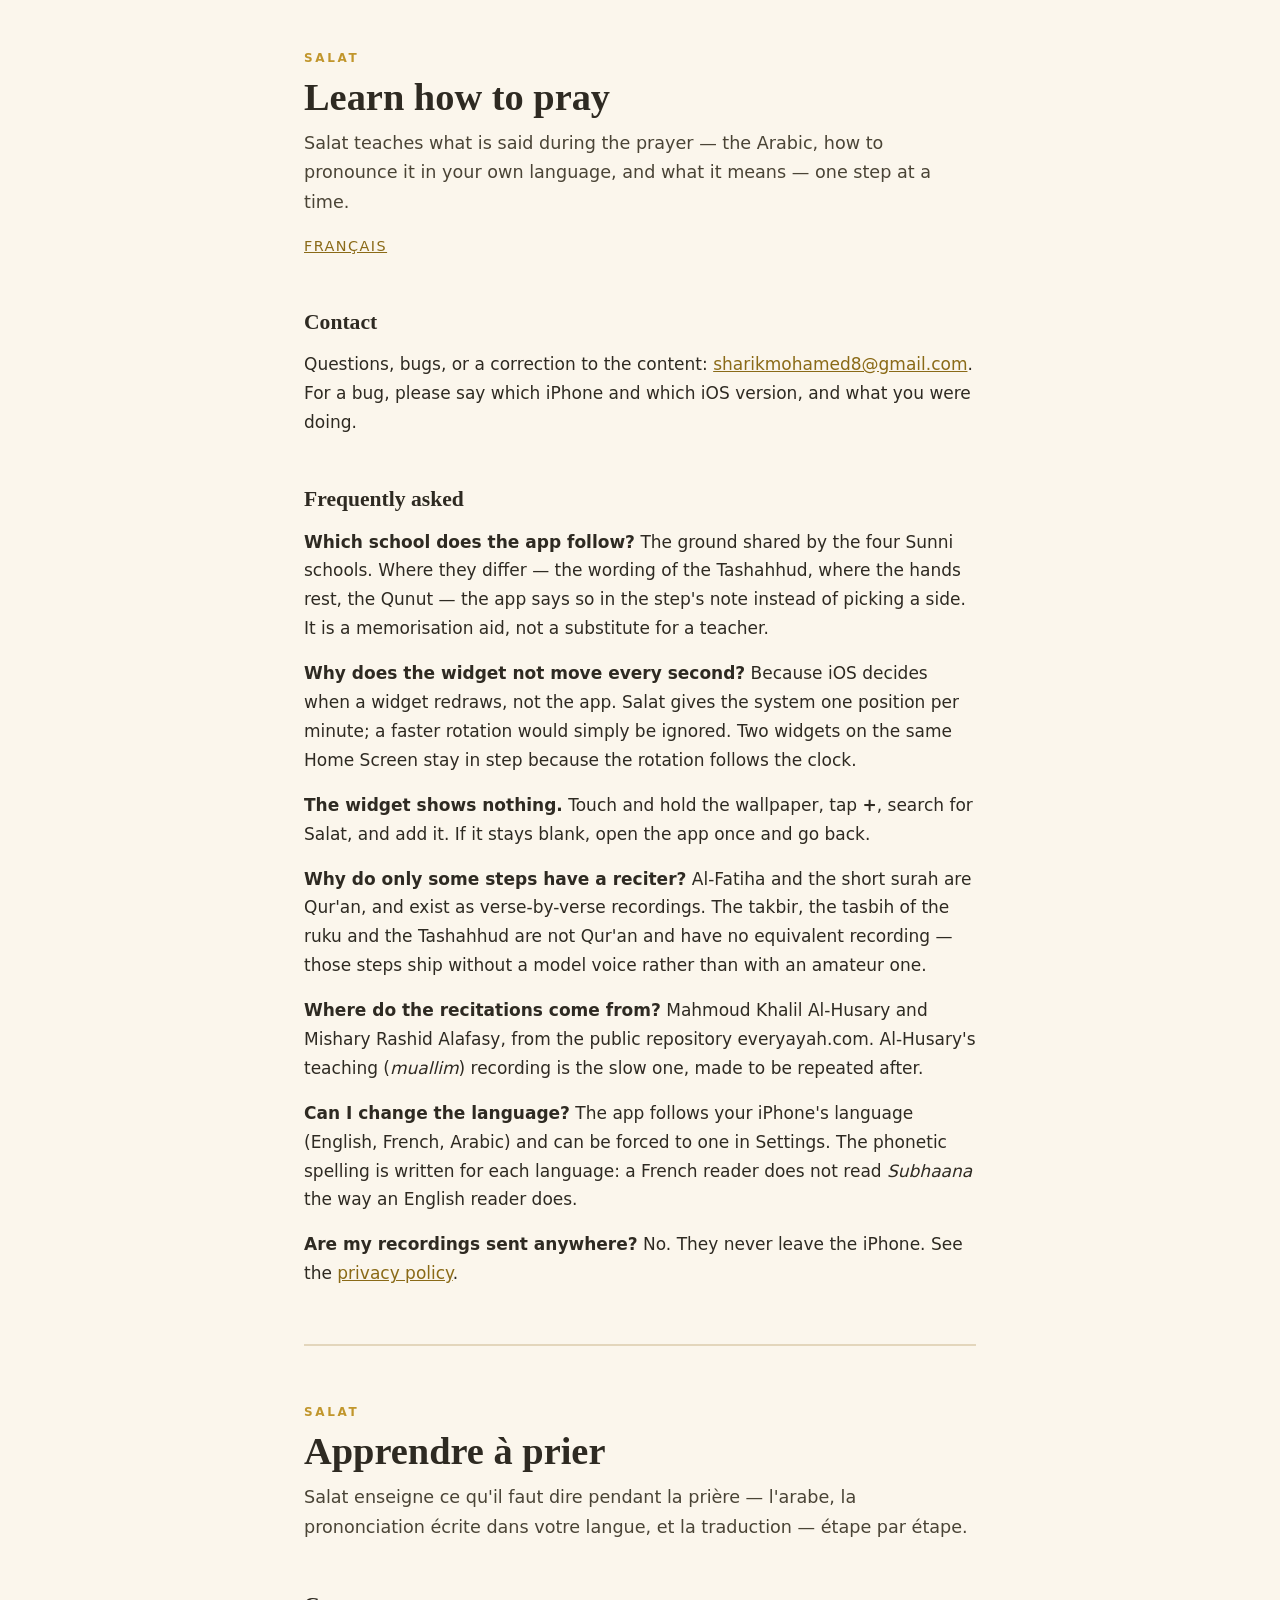
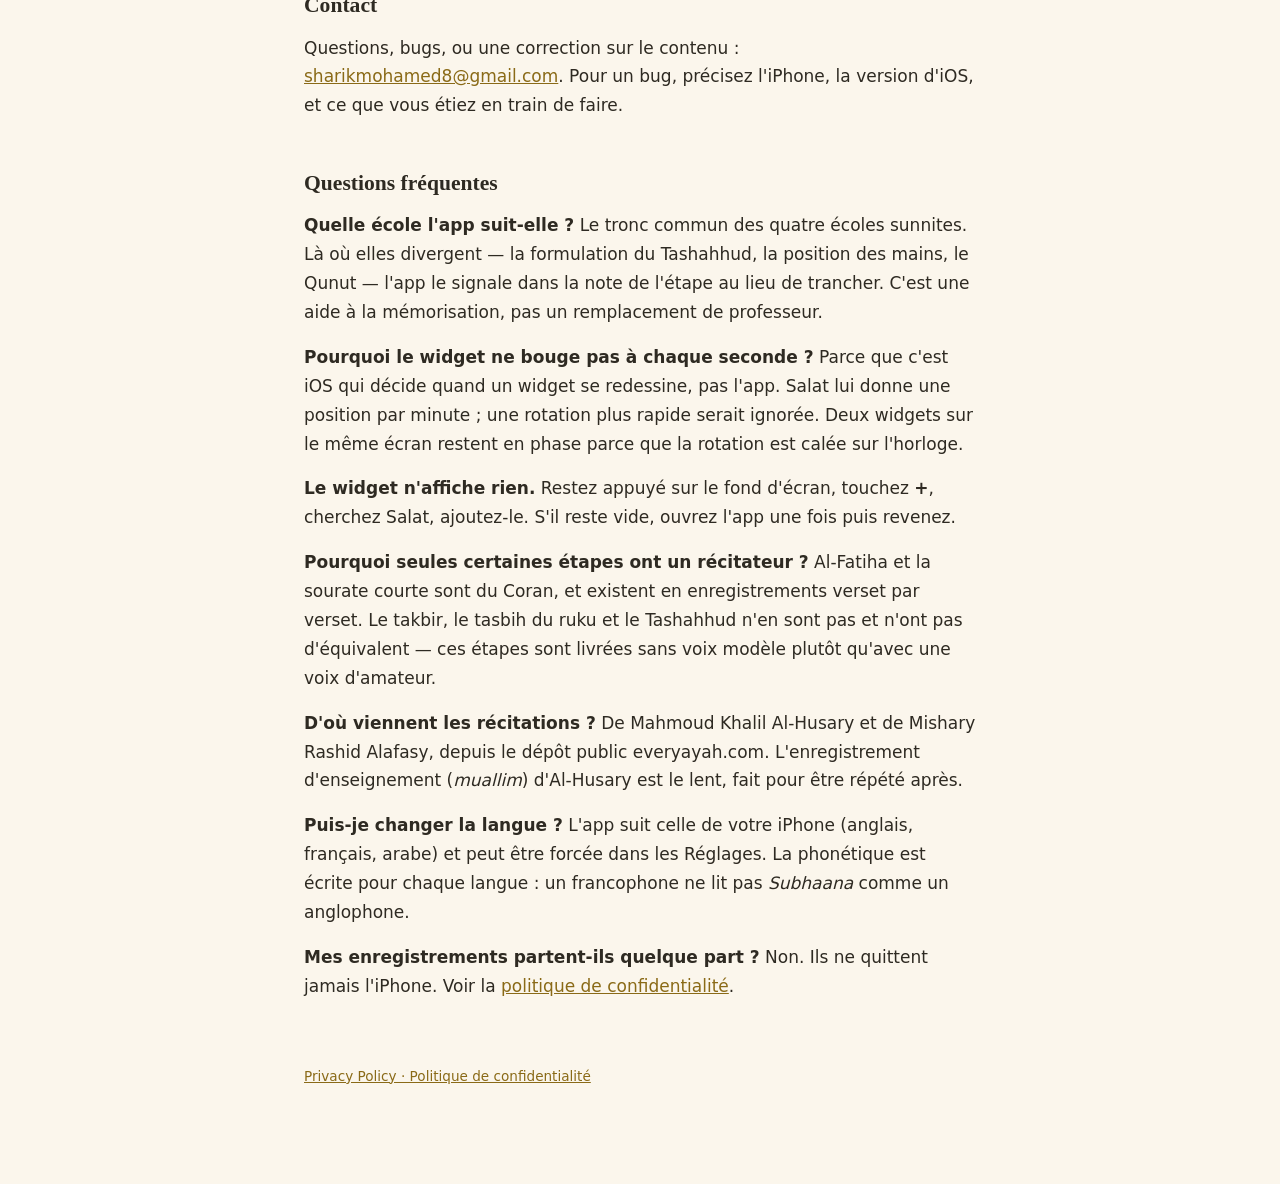
<file: index.html>
<!doctype html>
<html lang="en">
<head>
<meta charset="utf-8">
<meta name="viewport" content="width=device-width,initial-scale=1">
<title>Salat — Support</title>
<link rel="stylesheet" href="style.css">
</head>
<body>
<main>
  <p class="tag">SALAT</p>
  <h1>Learn how to pray</h1>
  <p class="lede">Salat teaches what is said during the prayer — the Arabic, how to
     pronounce it in your own language, and what it means — one step at a time.</p>
  <p class="date"><a href="#fr" class="switch">Français</a></p>

  <h2>Contact</h2>
  <p>Questions, bugs, or a correction to the content:
     <a href="mailto:sharikmohamed8@gmail.com">sharikmohamed8@gmail.com</a>.
     For a bug, please say which iPhone and which iOS version, and what you were doing.</p>

  <h2>Frequently asked</h2>
  <p><strong>Which school does the app follow?</strong> The ground shared by the four Sunni
     schools. Where they differ — the wording of the Tashahhud, where the hands rest, the
     Qunut — the app says so in the step's note instead of picking a side. It is a
     memorisation aid, not a substitute for a teacher.</p>

  <p><strong>Why does the widget not move every second?</strong> Because iOS decides when a
     widget redraws, not the app. Salat gives the system one position per minute; a faster
     rotation would simply be ignored. Two widgets on the same Home Screen stay in step
     because the rotation follows the clock.</p>

  <p><strong>The widget shows nothing.</strong> Touch and hold the wallpaper, tap <strong>+</strong>,
     search for Salat, and add it. If it stays blank, open the app once and go back.</p>

  <p><strong>Why do only some steps have a reciter?</strong> Al-Fatiha and the short surah
     are Qur'an, and exist as verse-by-verse recordings. The takbir, the tasbih of the ruku
     and the Tashahhud are not Qur'an and have no equivalent recording — those steps ship
     without a model voice rather than with an amateur one.</p>

  <p><strong>Where do the recitations come from?</strong> Mahmoud Khalil Al-Husary and
     Mishary Rashid Alafasy, from the public repository everyayah.com. Al-Husary's teaching
     (<em>muallim</em>) recording is the slow one, made to be repeated after.</p>

  <p><strong>Can I change the language?</strong> The app follows your iPhone's language
     (English, French, Arabic) and can be forced to one in Settings. The phonetic spelling is
     written for each language: a French reader does not read <em>Subhaana</em> the way an
     English reader does.</p>

  <p><strong>Are my recordings sent anywhere?</strong> No. They never leave the iPhone. See
     the <a href="privacy.html">privacy policy</a>.</p>

  <hr>

  <p class="tag" id="fr">SALAT</p>
  <h1>Apprendre à prier</h1>
  <p class="lede">Salat enseigne ce qu'il faut dire pendant la prière — l'arabe, la
     prononciation écrite dans votre langue, et la traduction — étape par étape.</p>

  <h2>Contact</h2>
  <p>Questions, bugs, ou une correction sur le contenu :
     <a href="mailto:sharikmohamed8@gmail.com">sharikmohamed8@gmail.com</a>.
     Pour un bug, précisez l'iPhone, la version d'iOS, et ce que vous étiez en train de faire.</p>

  <h2>Questions fréquentes</h2>
  <p><strong>Quelle école l'app suit-elle ?</strong> Le tronc commun des quatre écoles
     sunnites. Là où elles divergent — la formulation du Tashahhud, la position des mains, le
     Qunut — l'app le signale dans la note de l'étape au lieu de trancher. C'est une aide à
     la mémorisation, pas un remplacement de professeur.</p>

  <p><strong>Pourquoi le widget ne bouge pas à chaque seconde ?</strong> Parce que c'est iOS
     qui décide quand un widget se redessine, pas l'app. Salat lui donne une position par
     minute ; une rotation plus rapide serait ignorée. Deux widgets sur le même écran restent
     en phase parce que la rotation est calée sur l'horloge.</p>

  <p><strong>Le widget n'affiche rien.</strong> Restez appuyé sur le fond d'écran, touchez
     <strong>+</strong>, cherchez Salat, ajoutez-le. S'il reste vide, ouvrez l'app une fois
     puis revenez.</p>

  <p><strong>Pourquoi seules certaines étapes ont un récitateur ?</strong> Al-Fatiha et la
     sourate courte sont du Coran, et existent en enregistrements verset par verset. Le
     takbir, le tasbih du ruku et le Tashahhud n'en sont pas et n'ont pas d'équivalent —
     ces étapes sont livrées sans voix modèle plutôt qu'avec une voix d'amateur.</p>

  <p><strong>D'où viennent les récitations ?</strong> De Mahmoud Khalil Al-Husary et de
     Mishary Rashid Alafasy, depuis le dépôt public everyayah.com. L'enregistrement
     d'enseignement (<em>muallim</em>) d'Al-Husary est le lent, fait pour être répété après.</p>

  <p><strong>Puis-je changer la langue ?</strong> L'app suit celle de votre iPhone (anglais,
     français, arabe) et peut être forcée dans les Réglages. La phonétique est écrite pour
     chaque langue : un francophone ne lit pas <em>Subhaana</em> comme un anglophone.</p>

  <p><strong>Mes enregistrements partent-ils quelque part ?</strong> Non. Ils ne quittent
     jamais l'iPhone. Voir la <a href="privacy.html">politique de confidentialité</a>.</p>

  <footer><a href="privacy.html">Privacy Policy · Politique de confidentialité</a></footer>
</main>
</body>
</html>
</file>
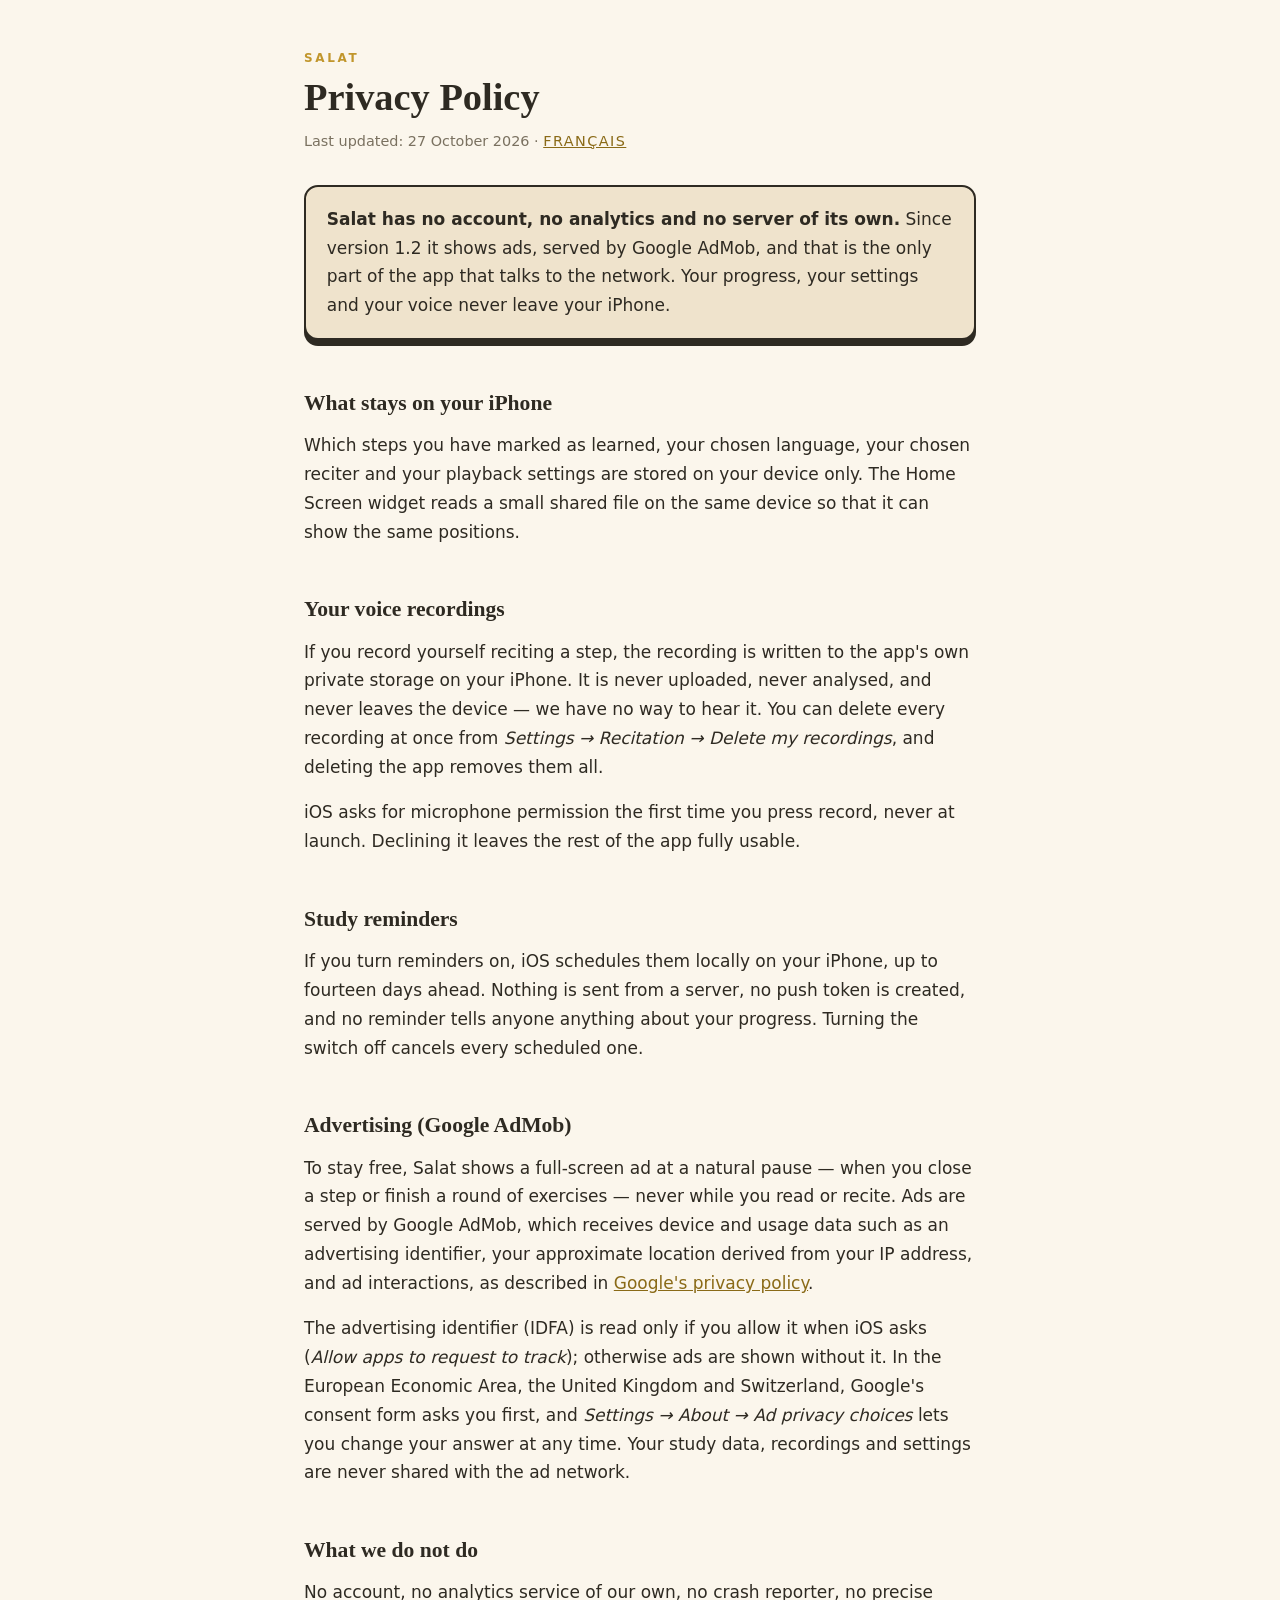
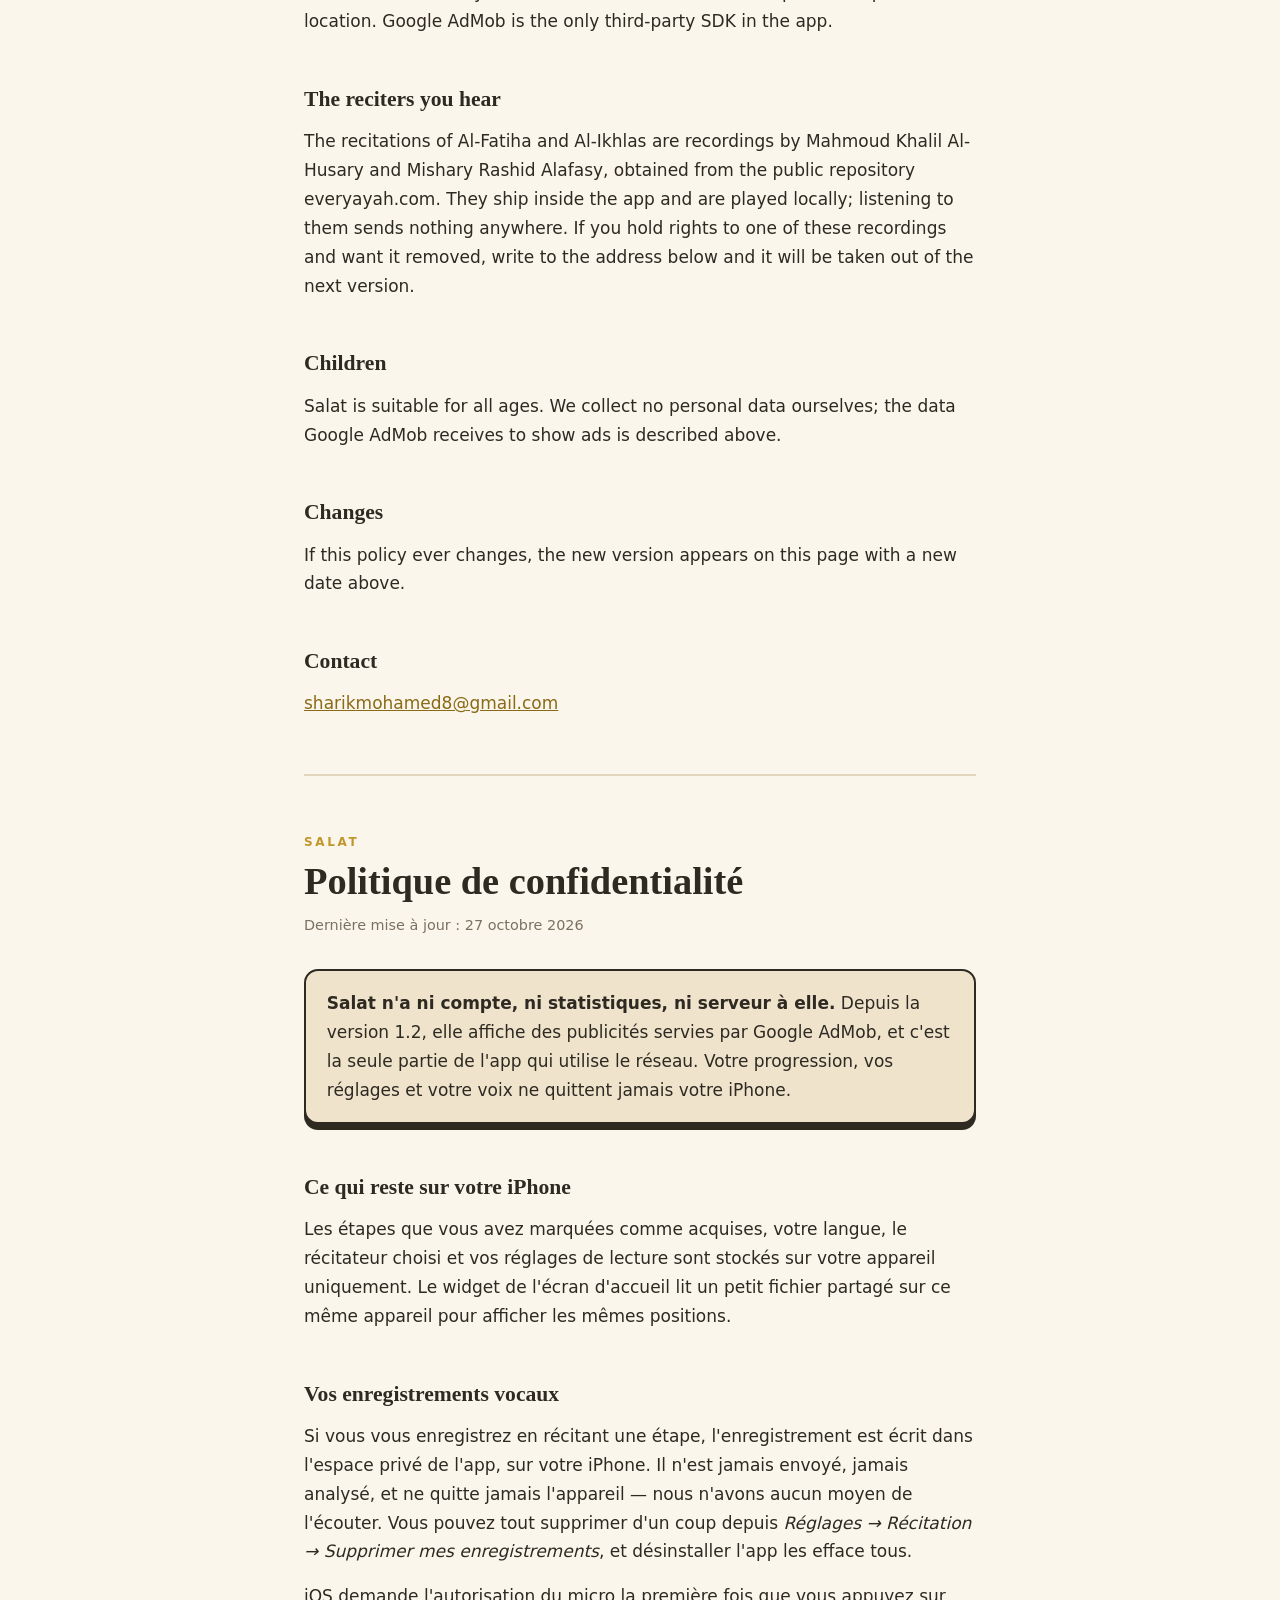
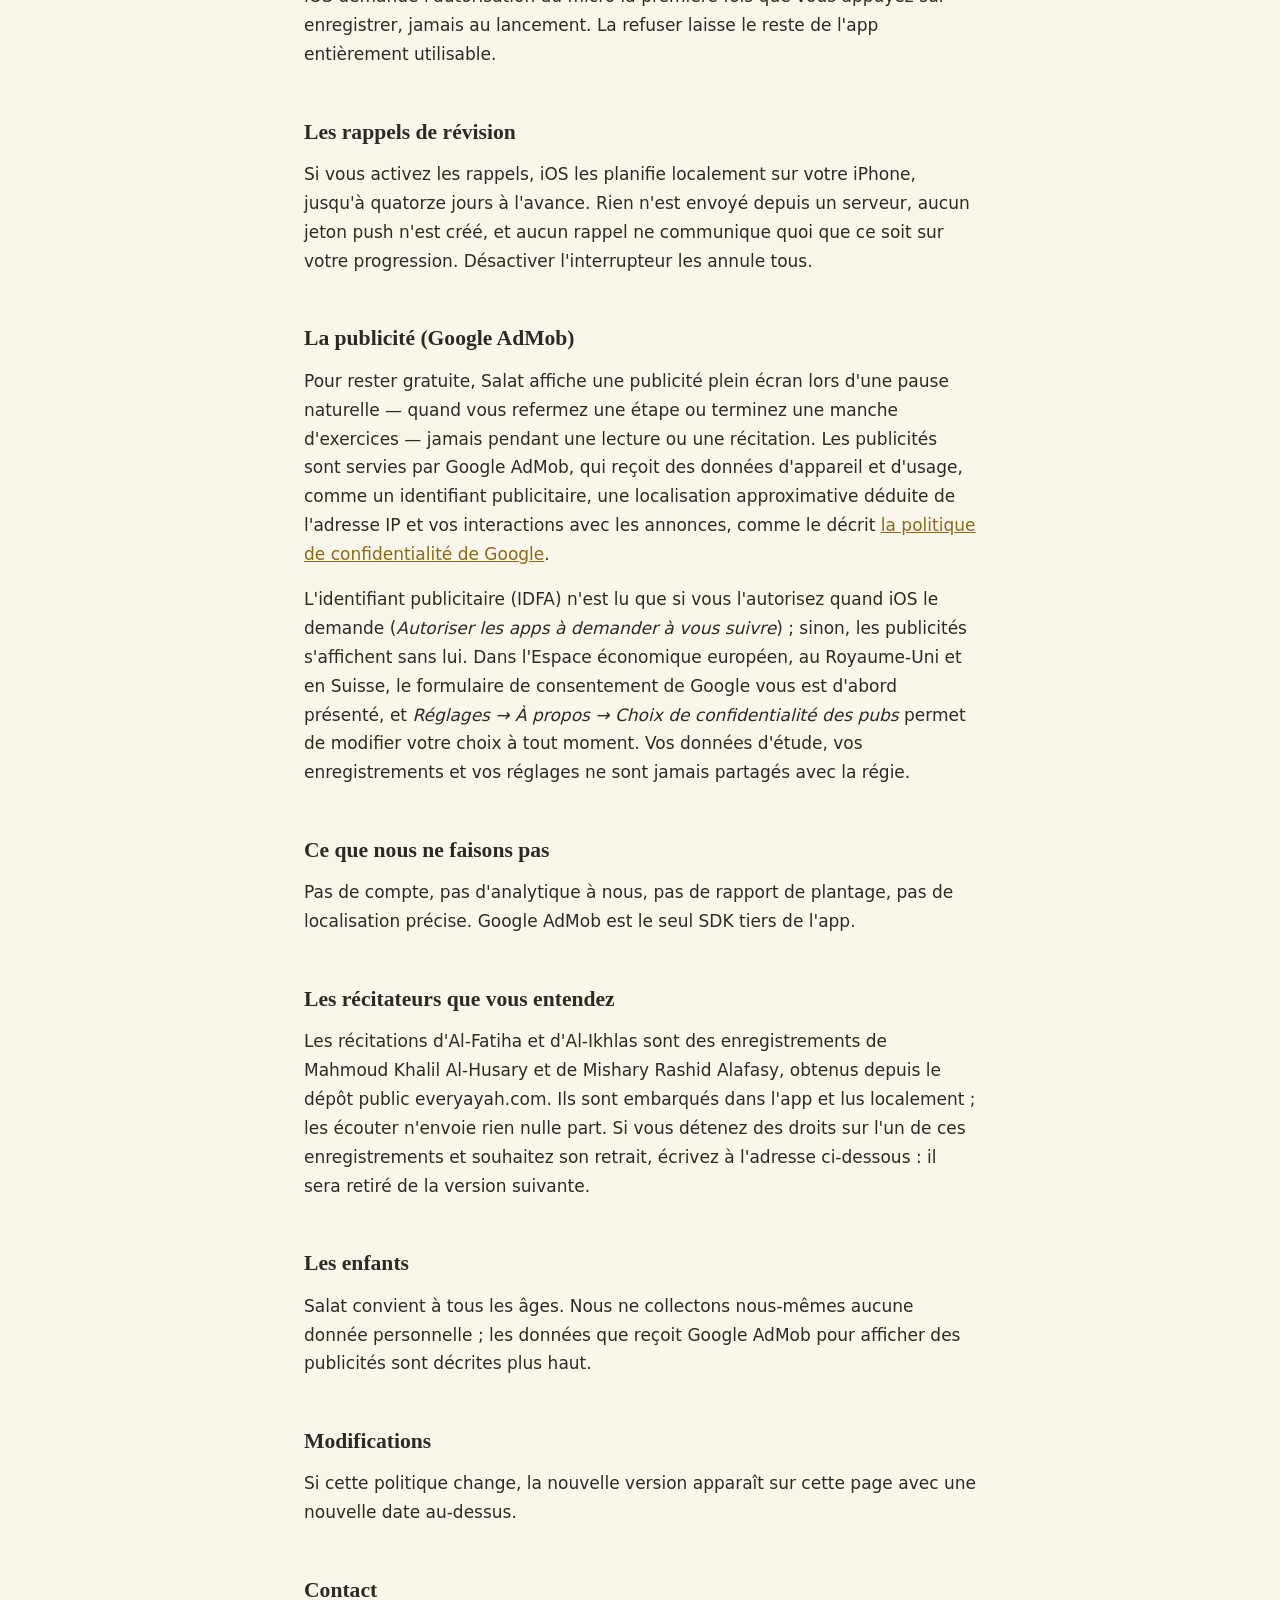
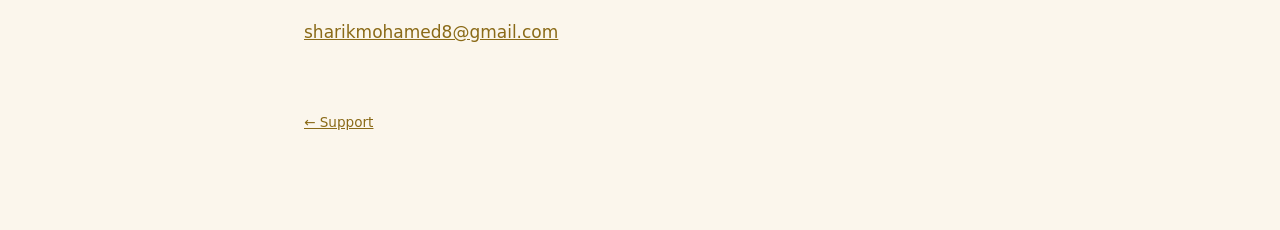
<file: privacy.html>
<!doctype html>
<html lang="en">
<head>
<meta charset="utf-8">
<meta name="viewport" content="width=device-width,initial-scale=1">
<title>Salat — Privacy Policy</title>
<link rel="stylesheet" href="style.css">
</head>
<body>
<main>
  <p class="tag">SALAT</p>
  <h1>Privacy Policy</h1>
  <p class="date">Last updated: 27 October 2026 · <a href="#fr" class="switch">Français</a></p>

  <div class="plate">
    <p><strong>Salat has no account, no analytics and no server of its own.</strong> Since
       version 1.2 it shows ads, served by Google AdMob, and that is the only part of the app
       that talks to the network. Your progress, your settings and your voice never leave
       your iPhone.</p>
  </div>

  <h2>What stays on your iPhone</h2>
  <p>Which steps you have marked as learned, your chosen language, your chosen reciter and
     your playback settings are stored on your device only. The Home Screen widget reads a
     small shared file on the same device so that it can show the same positions.</p>

  <h2>Your voice recordings</h2>
  <p>If you record yourself reciting a step, the recording is written to the app's own
     private storage on your iPhone. It is never uploaded, never analysed, and never leaves
     the device — we have no way to hear it. You can delete every recording at once from
     <em>Settings → Recitation → Delete my recordings</em>, and deleting the app removes
     them all.</p>
  <p>iOS asks for microphone permission the first time you press record, never at launch.
     Declining it leaves the rest of the app fully usable.</p>

  <h2>Study reminders</h2>
  <p>If you turn reminders on, iOS schedules them locally on your iPhone, up to fourteen days
     ahead. Nothing is sent from a server, no push token is created, and no reminder tells anyone
     anything about your progress. Turning the switch off cancels every scheduled one.</p>

  <h2>Advertising (Google AdMob)</h2>
  <p>To stay free, Salat shows a full-screen ad at a natural pause — when you close a step or
     finish a round of exercises — never while you read or recite. Ads are served by Google
     AdMob, which receives device and usage data such as an advertising identifier, your
     approximate location derived from your IP address, and ad interactions, as described in
     <a href="https://policies.google.com/technologies/partner-sites">Google's privacy policy</a>.</p>
  <p>The advertising identifier (IDFA) is read only if you allow it when iOS asks
     (<em>Allow apps to request to track</em>); otherwise ads are shown without it. In the
     European Economic Area, the United Kingdom and Switzerland, Google's consent form asks you
     first, and <em>Settings → About → Ad privacy choices</em> lets you change your answer at any
     time. Your study data, recordings and settings are never shared with the ad network.</p>

  <h2>What we do not do</h2>
  <p>No account, no analytics service of our own, no crash reporter, no precise location.
     Google AdMob is the only third-party SDK in the app.</p>

  <h2>The reciters you hear</h2>
  <p>The recitations of Al-Fatiha and Al-Ikhlas are recordings by Mahmoud Khalil Al-Husary
     and Mishary Rashid Alafasy, obtained from the public repository everyayah.com. They
     ship inside the app and are played locally; listening to them sends nothing anywhere.
     If you hold rights to one of these recordings and want it removed, write to the address
     below and it will be taken out of the next version.</p>

  <h2>Children</h2>
  <p>Salat is suitable for all ages. We collect no personal data ourselves; the data Google
     AdMob receives to show ads is described above.</p>

  <h2>Changes</h2>
  <p>If this policy ever changes, the new version appears on this page with a new date above.</p>

  <h2>Contact</h2>
  <p><a href="mailto:sharikmohamed8@gmail.com">sharikmohamed8@gmail.com</a></p>

  <hr>

  <p class="tag" id="fr">SALAT</p>
  <h1>Politique de confidentialité</h1>
  <p class="date">Dernière mise à jour : 27 octobre 2026</p>

  <div class="plate">
    <p><strong>Salat n'a ni compte, ni statistiques, ni serveur à elle.</strong> Depuis la
       version 1.2, elle affiche des publicités servies par Google AdMob, et c'est la seule
       partie de l'app qui utilise le réseau. Votre progression, vos réglages et votre voix ne
       quittent jamais votre iPhone.</p>
  </div>

  <h2>Ce qui reste sur votre iPhone</h2>
  <p>Les étapes que vous avez marquées comme acquises, votre langue, le récitateur choisi et
     vos réglages de lecture sont stockés sur votre appareil uniquement. Le widget de l'écran
     d'accueil lit un petit fichier partagé sur ce même appareil pour afficher les mêmes
     positions.</p>

  <h2>Vos enregistrements vocaux</h2>
  <p>Si vous vous enregistrez en récitant une étape, l'enregistrement est écrit dans l'espace
     privé de l'app, sur votre iPhone. Il n'est jamais envoyé, jamais analysé, et ne quitte
     jamais l'appareil — nous n'avons aucun moyen de l'écouter. Vous pouvez tout supprimer
     d'un coup depuis <em>Réglages → Récitation → Supprimer mes enregistrements</em>, et
     désinstaller l'app les efface tous.</p>
  <p>iOS demande l'autorisation du micro la première fois que vous appuyez sur enregistrer,
     jamais au lancement. La refuser laisse le reste de l'app entièrement utilisable.</p>

  <h2>Les rappels de révision</h2>
  <p>Si vous activez les rappels, iOS les planifie localement sur votre iPhone, jusqu'à quatorze
     jours à l'avance. Rien n'est envoyé depuis un serveur, aucun jeton push n'est créé, et aucun
     rappel ne communique quoi que ce soit sur votre progression. Désactiver l'interrupteur les
     annule tous.</p>

  <h2>La publicité (Google AdMob)</h2>
  <p>Pour rester gratuite, Salat affiche une publicité plein écran lors d'une pause naturelle —
     quand vous refermez une étape ou terminez une manche d'exercices — jamais pendant une
     lecture ou une récitation. Les publicités sont servies par Google AdMob, qui reçoit des
     données d'appareil et d'usage, comme un identifiant publicitaire, une localisation
     approximative déduite de l'adresse IP et vos interactions avec les annonces, comme le décrit
     <a href="https://policies.google.com/technologies/partner-sites?hl=fr">la politique de confidentialité de Google</a>.</p>
  <p>L'identifiant publicitaire (IDFA) n'est lu que si vous l'autorisez quand iOS le demande
     (<em>Autoriser les apps à demander à vous suivre</em>) ; sinon, les publicités s'affichent
     sans lui. Dans l'Espace économique européen, au Royaume-Uni et en Suisse, le formulaire de
     consentement de Google vous est d'abord présenté, et <em>Réglages → À propos →
     Choix de confidentialité des pubs</em> permet de modifier votre choix à tout moment. Vos données
     d'étude, vos enregistrements et vos réglages ne sont jamais partagés avec la régie.</p>

  <h2>Ce que nous ne faisons pas</h2>
  <p>Pas de compte, pas d'analytique à nous, pas de rapport de plantage, pas de localisation
     précise. Google AdMob est le seul SDK tiers de l'app.</p>

  <h2>Les récitateurs que vous entendez</h2>
  <p>Les récitations d'Al-Fatiha et d'Al-Ikhlas sont des enregistrements de Mahmoud Khalil
     Al-Husary et de Mishary Rashid Alafasy, obtenus depuis le dépôt public everyayah.com.
     Ils sont embarqués dans l'app et lus localement ; les écouter n'envoie rien nulle part.
     Si vous détenez des droits sur l'un de ces enregistrements et souhaitez son retrait,
     écrivez à l'adresse ci-dessous : il sera retiré de la version suivante.</p>

  <h2>Les enfants</h2>
  <p>Salat convient à tous les âges. Nous ne collectons nous-mêmes aucune donnée personnelle ;
     les données que reçoit Google AdMob pour afficher des publicités sont décrites plus haut.</p>

  <h2>Modifications</h2>
  <p>Si cette politique change, la nouvelle version apparaît sur cette page avec une nouvelle
     date au-dessus.</p>

  <h2>Contact</h2>
  <p><a href="mailto:sharikmohamed8@gmail.com">sharikmohamed8@gmail.com</a></p>

  <footer><a href="./">← Support</a></footer>
</main>
</body>
</html>
</file>
<file: style.css>
/* La direction artistique de l'app, portée sur le web : crème #FBF6EC, sable
   #EFE3CC, or #C1962C, encre brune #2E2A22. Titres en serif — ça doit lire
   comme un livre, pas comme une app. Pas de noir pur, pas de couleur saturée. */
:root { color-scheme: light; }

body {
  margin: 0;
  padding: 3rem 1.25rem 6rem;
  background: #FBF6EC;
  color: #2E2A22;
  font: 17px/1.7 -apple-system, BlinkMacSystemFont, "Segoe UI", system-ui, sans-serif;
}

main { max-width: 42rem; margin: 0 auto; }

.tag {
  color: #C1962C;
  letter-spacing: .22em;
  font-size: .75rem;
  font-weight: 600;
  margin: 0 0 .4rem;
}

h1 {
  font-family: "Iowan Old Style", "Palatino Linotype", Palatino, Georgia, serif;
  font-size: 2.4rem;
  line-height: 1.15;
  margin: 0 0 .6rem;
}

h2 {
  font-family: "Iowan Old Style", "Palatino Linotype", Palatino, Georgia, serif;
  font-size: 1.35rem;
  margin: 2.8rem 0 .6rem;
}

p { margin: 0 0 1rem; }
a { color: #8A6A17; }
strong { font-weight: 600; }

.lede { font-size: 1.1rem; color: #4A4436; }
.date { color: #7A7160; font-size: .9rem; margin-bottom: 2rem; }

/* Le bloc du langage de formes de l'app : contour d'encre épais et face
   inférieure pleine extrudée vers le bas — jamais d'ombre portée floue. C'est
   cette face qui fait qu'un bloc se lit comme un objet posé. */
.plate {
  background: #EFE3CC;
  border: 2px solid #2E2A22;
  border-radius: 14px;
  box-shadow: 0 6px 0 #2E2A22;
  padding: 1.1rem 1.3rem;
  margin: 1.6rem 0 2.2rem;
}
.plate p:last-child { margin-bottom: 0; }

hr { border: 0; border-top: 2px solid #E3D6BC; margin: 3.5rem 0; }

.switch { font-size: .9rem; letter-spacing: .1em; text-transform: uppercase; }
footer { margin-top: 4rem; color: #7A7160; font-size: .85rem; }

[dir="rtl"] .plate { box-shadow: 0 6px 0 #2E2A22; }
</file>
